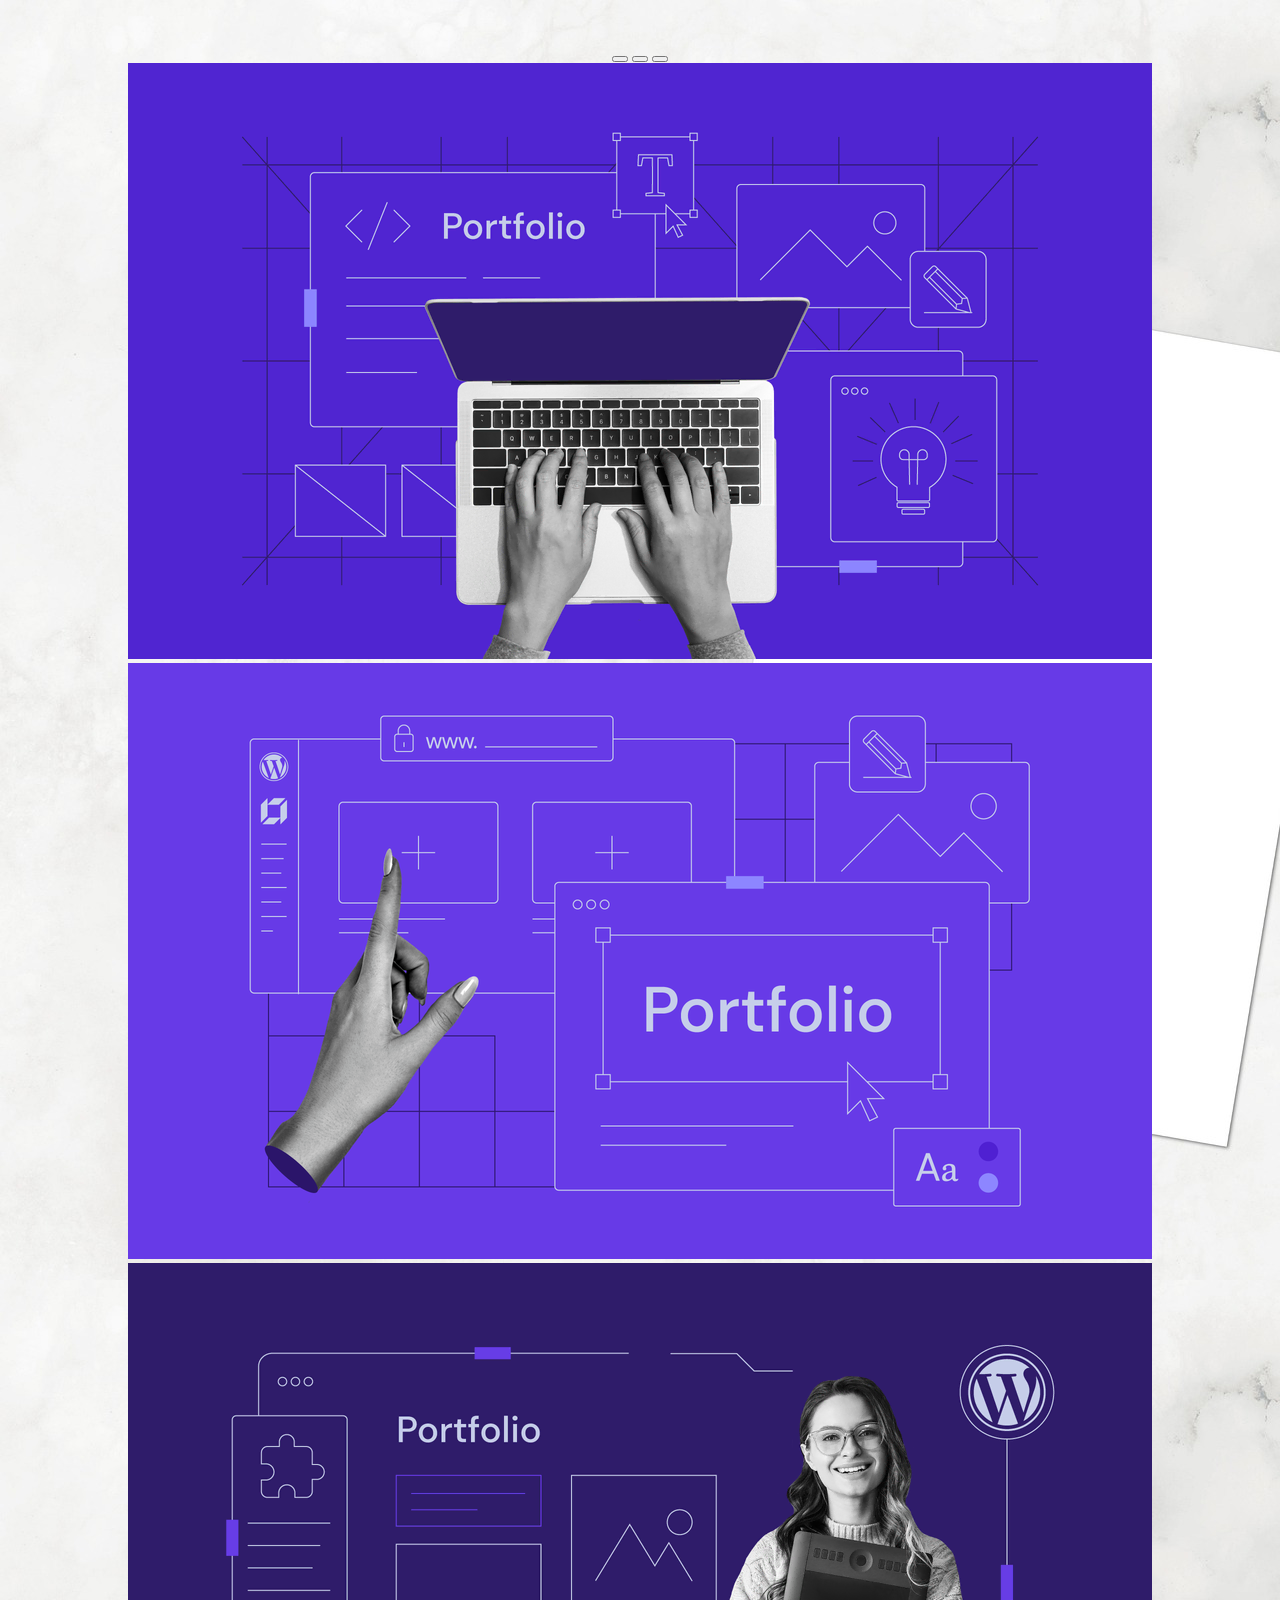
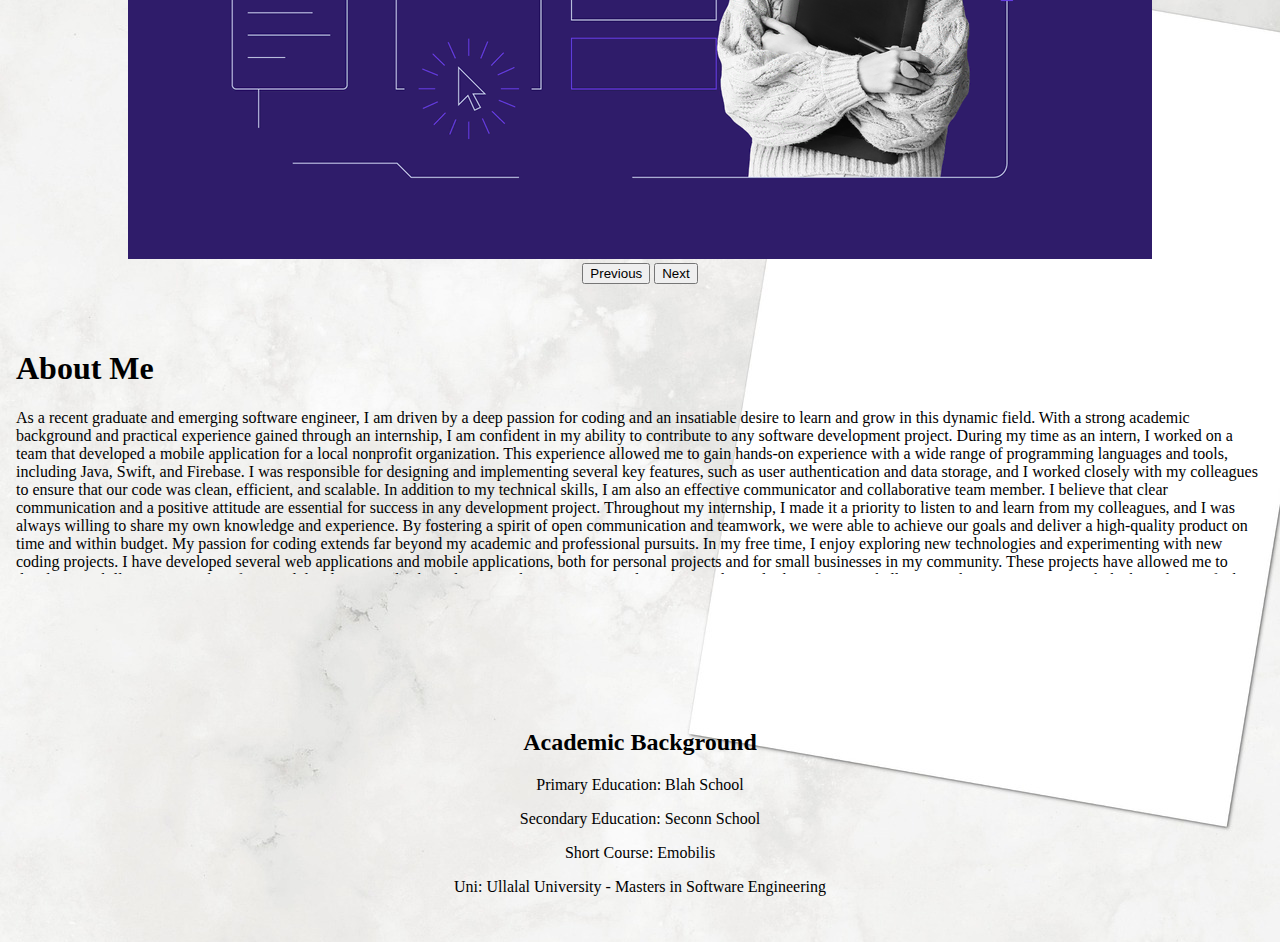
<file: index.html>
<!doctype html>
<html lang="en">
<head>
    <meta charset="UTF-8">
    <meta name="viewport"
          content="width=device-width, user-scalable=no, initial-scale=1.0, maximum-scale=1.0, minimum-scale=1.0">
    <meta http-equiv="X-UA-Compatible" content="ie=edge">
    <title>Document</title>
    <link href="https://cdn.jsdelivr.net/npm/bootstrap@5.3.0-alpha1/dist/css/bootstrap.min.css" rel="stylesheet" integrity="sha384-GLhlTQ8iRABdZLl6O3oVMWSktQOp6b7In1Zl3/Jr59b6EGGoI1aFkw7cmDA6j6gD" crossorigin="anonymous">
    <script src="https://cdn.jsdelivr.net/npm/bootstrap@5.3.0-alpha1/dist/js/bootstrap.bundle.min.js" integrity="sha384-w76AqPfDkMBDXo30jS1Sgez6pr3x5MlQ1ZAGC+nuZB+EYdgRZgiwxhTBTkF7CXvN" crossorigin="anonymous"></script>
    <link rel="stylesheet" href="PortWeb.css">
</head>
<body>

<!---My First Web-->

<div class="container">
  <div id="carouselExampleIndicators" class="carousel slide">
  <div class="carousel-indicators">
    <button type="button" data-bs-target="#carouselExampleIndicators" data-bs-slide-to="0" class="active" aria-current="true" aria-label="Slide 1"></button>
    <button type="button" data-bs-target="#carouselExampleIndicators" data-bs-slide-to="1" aria-label="Slide 2"></button>
    <button type="button" data-bs-target="#carouselExampleIndicators" data-bs-slide-to="2" aria-label="Slide 3"></button>
  </div>
  <div class="carousel-inner">
    <div class="carousel-item active">
      <img src="../Images/web-developer-portfolio.webp" class="d-block w-100" alt="Porfolio Image">
    </div>
    <div class="carousel-item">
      <img src="../Images/how-to-make-an-online-portfolio.png" class="d-block w-100" alt="Portfolio Image">
    </div>
    <div class="carousel-item">
      <img src="../Images/wordpress-portfolio-plugins.webp" class="d-block w-100" alt="Portfolio Image">
    </div>
  </div>
  <button class="carousel-control-prev" type="button" data-bs-target="#carouselExampleIndicators" data-bs-slide="prev">
    <span class="carousel-control-prev-icon" aria-hidden="true"></span>
    <span class="visually-hidden">Previous</span>
  </button>
  <button class="carousel-control-next" type="button" data-bs-target="#carouselExampleIndicators" data-bs-slide="next">
    <span class="carousel-control-next-icon" aria-hidden="true"></span>
    <span class="visually-hidden">Next</span>
  </button>
</div>
  
<div class="iframe">
    <iframe src="Aboutme.html" frameborder="0" width="100%" height="70%"></iframe>
</div>

<div class="row">
    <div class="col-md-4">
        <h2>Academic Background</h2>
        <p>Primary Education: Blah School</p>
        <p>Secondary Education: Seconn School</p>
        <p>Short Course: Emobilis</p>
        <p>Uni: Ullalal University - Masters in Software Engineering</p>
    </div>

    <div class="col-md-4">

    </div>
</div>



</div>



</body>
</html>
</file>
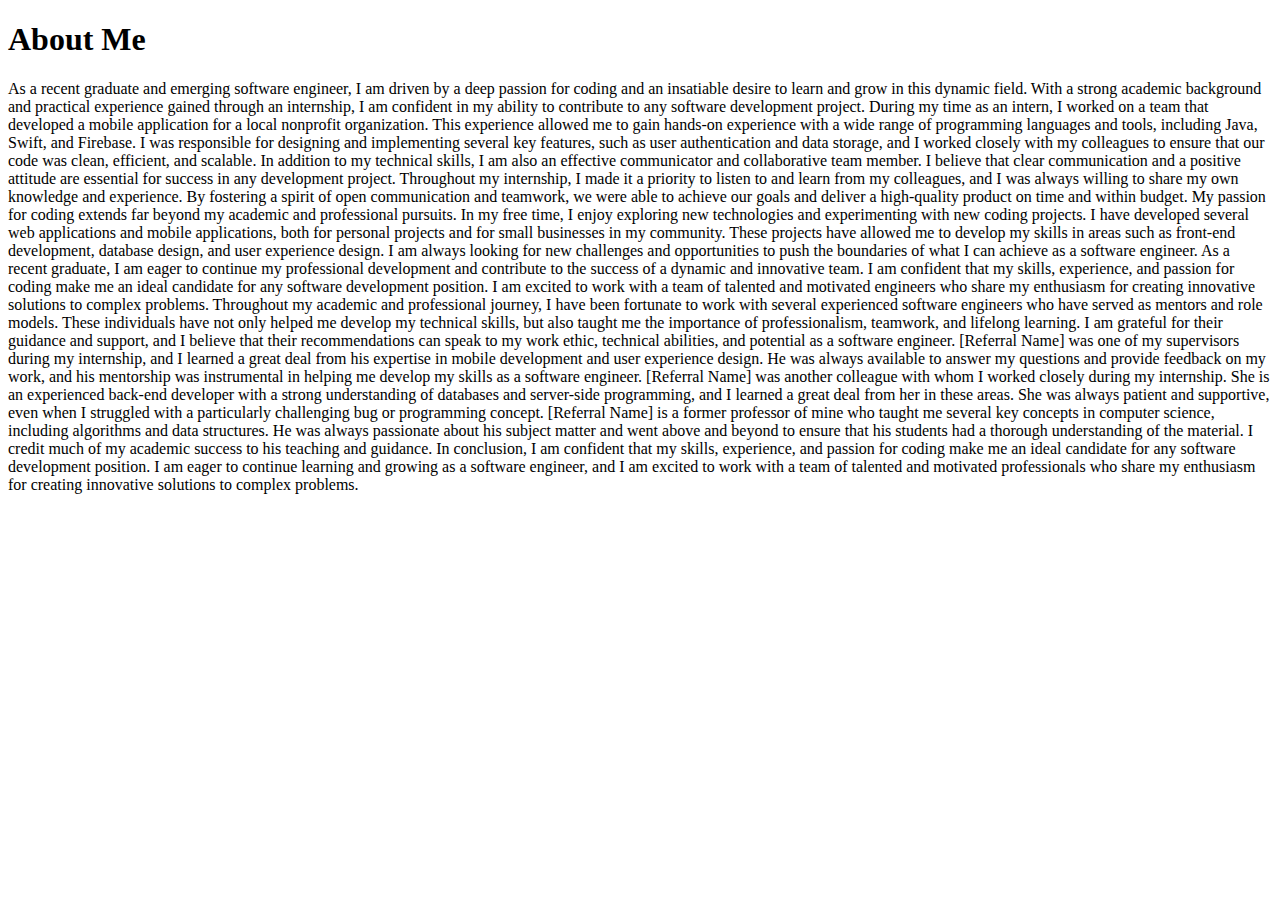
<file: Aboutme.html>
<!doctype html>
<html lang="en">
<head>
    <meta charset="UTF-8">
    <meta name="viewport"
          content="width=device-width, user-scalable=no, initial-scale=1.0, maximum-scale=1.0, minimum-scale=1.0">
    <meta http-equiv="X-UA-Compatible" content="ie=edge">
    <title>Document</title>
</head>
<body>
  <div class="aboutme text-center">
      <h1>About Me</h1>
      <p><span class="crimson">As a recent graduate and emerging software engineer, I am driven by a deep passion for coding and an insatiable desire to learn and grow in this dynamic field. With a strong academic background and practical experience gained through an internship, I am confident in my ability to contribute to any software development project.

During my time as an intern, I worked on a team that developed a mobile application for a local nonprofit organization. This experience allowed me to gain hands-on experience with a wide range of programming languages and tools, including Java, Swift, and Firebase. I was responsible for designing and implementing several key features, such as user authentication and data storage, and I worked closely with my colleagues to ensure that our code was clean, efficient, and scalable.

In addition to my technical skills, I am also an effective communicator and collaborative team member. I believe that clear communication and a positive attitude are essential for success in any development project. Throughout my internship, I made it a priority to listen to and learn from my colleagues, and I was always willing to share my own knowledge and experience. By fostering a spirit of open communication and teamwork, we were able to achieve our goals and deliver a high-quality product on time and within budget.

My passion for coding extends far beyond my academic and professional pursuits. In my free time, I enjoy exploring new technologies and experimenting with new coding projects. I have developed several web applications and mobile applications, both for personal projects and for small businesses in my community. These projects have allowed me to develop my skills in areas such as front-end development, database design, and user experience design. I am always looking for new challenges and opportunities to push the boundaries of what I can achieve as a software engineer.

As a recent graduate, I am eager to continue my professional development and contribute to the success of a dynamic and innovative team. I am confident that my skills, experience, and passion for coding make me an ideal candidate for any software development position. I am excited to work with a team of talented and motivated engineers who share my enthusiasm for creating innovative solutions to complex problems.

Throughout my academic and professional journey, I have been fortunate to work with several experienced software engineers who have served as mentors and role models. These individuals have not only helped me develop my technical skills, but also taught me the importance of professionalism, teamwork, and lifelong learning. I am grateful for their guidance and support, and I believe that their recommendations can speak to my work ethic, technical abilities, and potential as a software engineer.

[Referral Name] was one of my supervisors during my internship, and I learned a great deal from his expertise in mobile development and user experience design. He was always available to answer my questions and provide feedback on my work, and his mentorship was instrumental in helping me develop my skills as a software engineer.

[Referral Name] was another colleague with whom I worked closely during my internship. She is an experienced back-end developer with a strong understanding of databases and server-side programming, and I learned a great deal from her in these areas. She was always patient and supportive, even when I struggled with a particularly challenging bug or programming concept.

[Referral Name] is a former professor of mine who taught me several key concepts in computer science, including algorithms and data structures. He was always passionate about his subject matter and went above and beyond to ensure that his students had a thorough understanding of the material. I credit much of my academic success to his teaching and guidance.

In conclusion, I am confident that my skills, experience, and passion for coding make me an ideal candidate for any software development position. I am eager to continue learning and growing as a software engineer, and I am excited to work with a team of talented and motivated professionals who share my enthusiasm for creating innovative solutions to complex problems.</span></p>
  </div>
</body>
</html>
</file>
<file: PortWeb.css>
body{
    background-image: url("Images/marble-g8aefa5a7e_1920.jpg");
    text-align: center;
}
.fds{
    border: 3px solid black;
    border-radius: 10px;
    margin: 20px;
    padding: 10px;
}
.carousel{
    padding: 20px;
    margin: 25px auto;
    max-height: 30%;
}
.row {
    padding: 10px;
    margin: 20px;

}
.aboutme{
    display: block;
    align-items: center;
    justify-content: center;
    margin: 5px auto;
    max-height: 30%;
    animation: alternate;
}
.iframe{
    max-width: 100%;
    min-width: 70%;
    width: 100%;
    height: 350px;
}
.info{
    height: 170px;
 }
</file>
